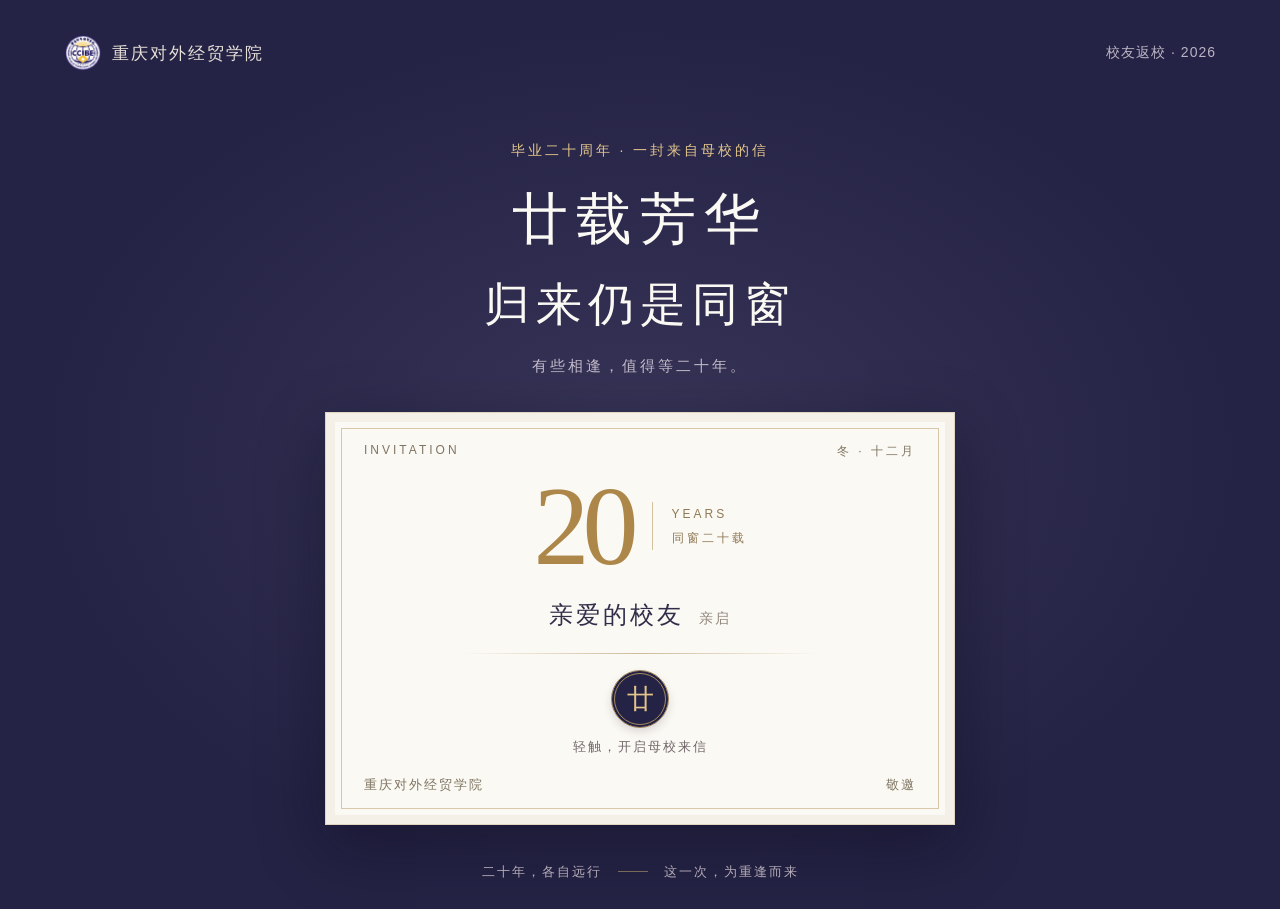
<file: index.html>
<!doctype html>
<html lang="zh-CN">
<head>
  <meta charset="UTF-8"><meta name="viewport" content="width=device-width, initial-scale=1">
  <meta name="theme-color" content="#252345">
  <title>廿载芳华，归来仍是同窗 · 重庆对外经贸学院</title>
  <meta name="description" content="重庆对外经贸学院毕业二十周年校友返校邀请函。十二月，邀你与母校重逢。">
  <link rel="icon" type="image/svg+xml" href="data:image/svg+xml,%3Csvg xmlns='http://www.w3.org/2000/svg' viewBox='0 0 32 32'%3E%3Crect width='32' height='32' rx='6' fill='%23252345'/%3E%3Ctext x='16' y='23' text-anchor='middle' font-family='serif' font-size='23' fill='%23e2c383'%3E20%3C/text%3E%3C/svg%3E">
  <link rel="stylesheet" href="styles.css">
</head>
<body>
  <main>
    <section class="arrival" id="arrival" aria-labelledby="arrival-title">
      <header class="masthead"><span class="masthead-brand"><img src="school-crest.png" alt="重庆对外经贸学院校徽" width="38" height="38">重庆对外经贸学院</span><span class="edition">校友返校 · 2026</span></header>
      <div class="intro"><p class="eyebrow">毕业二十周年 · 一封来自母校的信</p><h1 id="arrival-title">廿载芳华<br><span>归来仍是同窗</span></h1><p class="intro-copy">有些相逢，值得等二十年。</p></div>
      <div class="invitation" id="invitation">
        <div class="cover">
          <div class="cover-top"><span>INVITATION</span><span>冬 · 十二月</span></div>
          <div class="anniversary"><span class="twenty">20</span><span class="years">YEARS<br>同窗二十载</span></div>
          <div class="recipient"><p id="recipient">亲爱的校友</p><span>亲启</span></div>
          <div class="rule"></div>
          <button class="open-button" id="open-letter" aria-controls="letter" aria-expanded="false"><span class="seal">廿</span><span class="open-label">轻触，开启母校来信</span></button>
          <div class="cover-bottom"><span>重庆对外经贸学院</span><span>敬邀</span></div>
        </div>
      </div>
      <footer class="arrival-footer"><span>二十年，各自远行</span><i></i><span>这一次，为重逢而来</span></footer>
    </section>
    <article id="letter" class="letter" hidden aria-labelledby="letter-title">
      <header class="letter-top"><span>毕业二十周年校友返校邀请函</span><button id="close-letter" type="button">收起信笺</button></header>
      <div class="paper">
        <div class="school-brand"><img class="school-crest" src="school-crest.png" alt="重庆对外经贸学院完整校徽" width="86" height="86"><div class="school-wordmark"><p class="school-name">重庆对外经贸学院</p><p class="school-english">CHONGQING COLLEGE OF<br>INTERNATIONAL BUSINESS AND ECONOMICS</p></div></div>
        <div class="letter-heading"><p class="eyebrow">致我们共同的青春</p><h2 id="letter-title">好久不见，<br>亲爱的同窗。</h2><span class="letter-number">20</span></div>
        <div class="prose"><p class="salutation" id="salutation">亲爱的校友：</p><p>展信如晤。</p><p>二十年前，我们从这里出发，奔赴各自的人生。课堂里的求知、校园里的漫步、离别时的叮咛，渐渐成为岁月中珍贵的回响。</p><p>二十年后，想邀你暂缓匆忙的脚步，回到青春开始的地方。见一见久别的老师，坐一坐身旁的同窗，说说这些年的故事。</p><p>重庆对外经贸学院诚邀您于今年十二月重返母校，共赴毕业二十周年之约。</p><p class="poem">让久别的名字，再次被亲切地唤起。<br>让熟悉的笑容，重新坐在彼此身旁。</p><p>无论走了多远，母校始终惦念着你。<br>这个冬天，我们等你回家。</p></div>
        <div class="signature"><span>重庆对外经贸学院</span><small>敬邀</small></div>
        <section class="details" aria-labelledby="details-title"><div class="section-label"><span>重逢之约</span><small>THE REUNION</small></div><h3 id="details-title">十二月，母校等你。</h3><dl><div><dt>返校时间</dt><dd>2026 年 12 月<small>具体日期及时间待公布</small></dd></div><div><dt>相聚地点</dt><dd>重庆对外经贸学院<small>具体校区及会场待公布</small></dd></div></dl><p class="details-note">活动日程及返校安排将通过学校企业微信另行通知。</p></section>
        <div class="closing"><p>青春散场，情谊未央。</p><span>期待与你，再坐同一排。</span></div>
      </div>
      <footer class="letter-footer"><span>重庆对外经贸学院 · 校友邀请函</span><button id="return-top" type="button">回到信首</button></footer>
    </article>
  </main>
  <script src="invitation.js"></script>
</body>
</html>
</file>
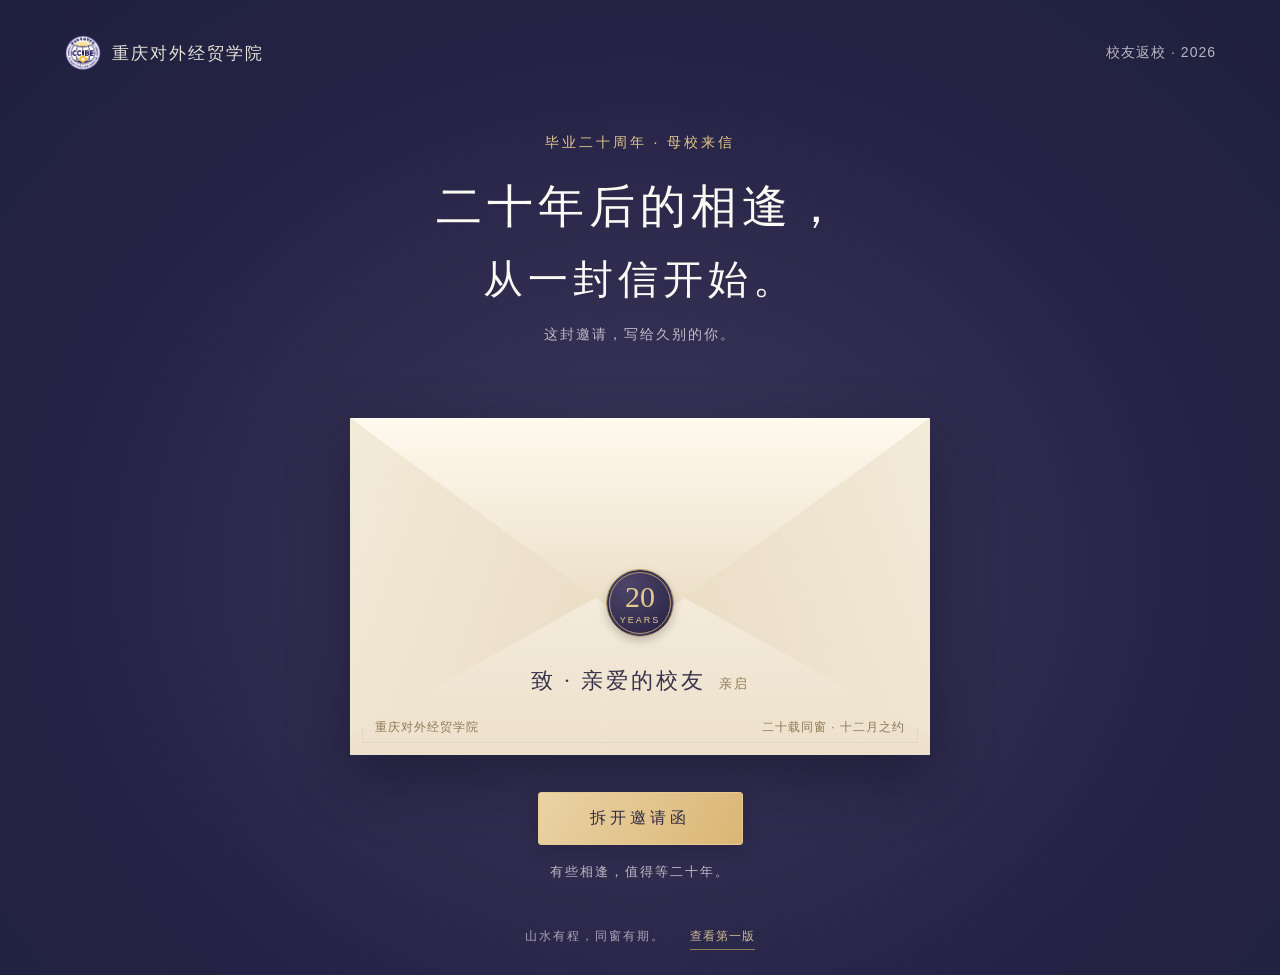
<file: v2/index.html>
<!doctype html>
<html lang="zh-CN">
<head>
  <meta charset="UTF-8"><meta name="viewport" content="width=device-width, initial-scale=1">
  <meta name="theme-color" content="#252345">
  <title>母校来信 · 动画信封版 · 重庆对外经贸学院</title>
  <meta name="description" content="重庆对外经贸学院毕业二十周年校友返校邀请函。十二月，邀你与母校重逢。">
  <link rel="icon" type="image/svg+xml" href="data:image/svg+xml,%3Csvg xmlns='http://www.w3.org/2000/svg' viewBox='0 0 32 32'%3E%3Crect width='32' height='32' rx='6' fill='%23252345'/%3E%3Ctext x='16' y='23' text-anchor='middle' font-family='serif' font-size='23' fill='%23e2c383'%3E20%3C/text%3E%3C/svg%3E">
  <link rel="stylesheet" href="styles.css">
</head>
<body>
  <main>
    <section class="arrival envelope-arrival" id="arrival" aria-labelledby="arrival-title">
      <header class="masthead"><span class="masthead-brand"><img src="../school-crest.png" alt="重庆对外经贸学院校徽" width="38" height="38">重庆对外经贸学院</span><span class="edition">校友返校 · 2026</span></header>
      <div class="intro envelope-intro"><p class="eyebrow">毕业二十周年 · 母校来信</p><h1 id="arrival-title">二十年后的相逢，<br><span>从一封信开始。</span></h1><p class="intro-copy">这封邀请，写给久别的你。</p></div>
      <div class="envelope-stage">
        <div class="envelope-enter">
          <div class="envelope" id="envelope" role="img" aria-label="一封寄给校友的米白色信封，带有二十周年封印">
            <div class="envelope-back"></div>
            <div class="letter-preview" aria-hidden="true"><img src="../school-crest.png" alt="" width="54" height="54"><span class="preview-school">重庆对外经贸学院</span><strong>廿载芳华</strong><span class="preview-line">归来仍是同窗</span><div class="preview-rule"></div><span class="preview-greeting">亲爱的校友：<br>展信如晤。</span></div>
            <div class="envelope-left" aria-hidden="true"></div><div class="envelope-right" aria-hidden="true"></div><div class="envelope-bottom" aria-hidden="true"></div>
            <div class="envelope-flap" aria-hidden="true"><div class="flap-front"></div><div class="flap-back"></div></div>
            <span class="envelope-seal" aria-hidden="true">20<small>YEARS</small></span>
            <div class="envelope-address" aria-hidden="true"><span>致 · 亲爱的校友</span><small>亲启</small></div>
            <div class="envelope-sender" aria-hidden="true"><span>重庆对外经贸学院</span><span>二十载同窗 · 十二月之约</span></div>
          </div>
        </div>
      </div>
      <div class="envelope-actions"><button id="open-letter" class="unseal-button" type="button" aria-controls="letter" aria-expanded="false">拆开邀请函</button><p class="opening-status" id="opening-status" role="status">有些相逢，值得等二十年。</p></div>
      <footer class="envelope-footer"><span>山水有程，同窗有期。</span><a href="../">查看第一版</a></footer>
    </section>
    <article id="letter" class="letter" hidden aria-labelledby="letter-title">
      <header class="letter-top"><span>毕业二十周年校友返校邀请函</span><button id="close-letter" type="button">重新封好</button></header>
      <div class="paper">
        <div class="school-brand"><img class="school-crest" src="../school-crest.png" alt="重庆对外经贸学院完整校徽" width="86" height="86"><div class="school-wordmark"><p class="school-name">重庆对外经贸学院</p><p class="school-english">CHONGQING COLLEGE OF<br>INTERNATIONAL BUSINESS AND ECONOMICS</p></div></div>
        <div class="letter-heading"><p class="eyebrow">致我们共同的青春</p><h2 id="letter-title">好久不见，<br>亲爱的同窗。</h2><span class="letter-number">20</span></div>
        <div class="prose"><p class="salutation" id="salutation">亲爱的校友：</p><p>展信如晤。</p><p>二十年前，我们从这里出发，奔赴各自的人生。课堂里的求知、校园里的漫步、离别时的叮咛，渐渐成为岁月中珍贵的回响。</p><p>二十年后，想邀你暂缓匆忙的脚步，回到青春开始的地方。见一见久别的老师，坐一坐身旁的同窗，说说这些年的故事。</p><p>重庆对外经贸学院诚邀您于今年十二月重返母校，共赴毕业二十周年之约。</p><p class="poem">让久别的名字，再次被亲切地唤起。<br>让熟悉的笑容，重新坐在彼此身旁。</p><p>无论走了多远，母校始终惦念着你。<br>这个冬天，我们等你回家。</p></div>
        <div class="signature"><span>重庆对外经贸学院</span><small>敬邀</small></div>
        <section class="details" aria-labelledby="details-title"><div class="section-label"><span>重逢之约</span><small>THE REUNION</small></div><h3 id="details-title">十二月，母校等你。</h3><dl><div><dt>返校时间</dt><dd>2026 年 12 月<small>具体日期及时间待公布</small></dd></div><div><dt>相聚地点</dt><dd>重庆对外经贸学院<small>具体校区及会场待公布</small></dd></div></dl><p class="details-note">活动日程及返校安排将通过学校企业微信另行通知。</p></section>
        <div class="closing"><p>青春散场，情谊未央。</p><span>期待与你，再坐同一排。</span></div>
      </div>
      <footer class="letter-footer"><span>重庆对外经贸学院 · 校友邀请函</span><button id="return-top" type="button">回到信首</button></footer>
    </article>
  </main>
  <script src="invitation.js"></script>
</body>
</html>
</file>
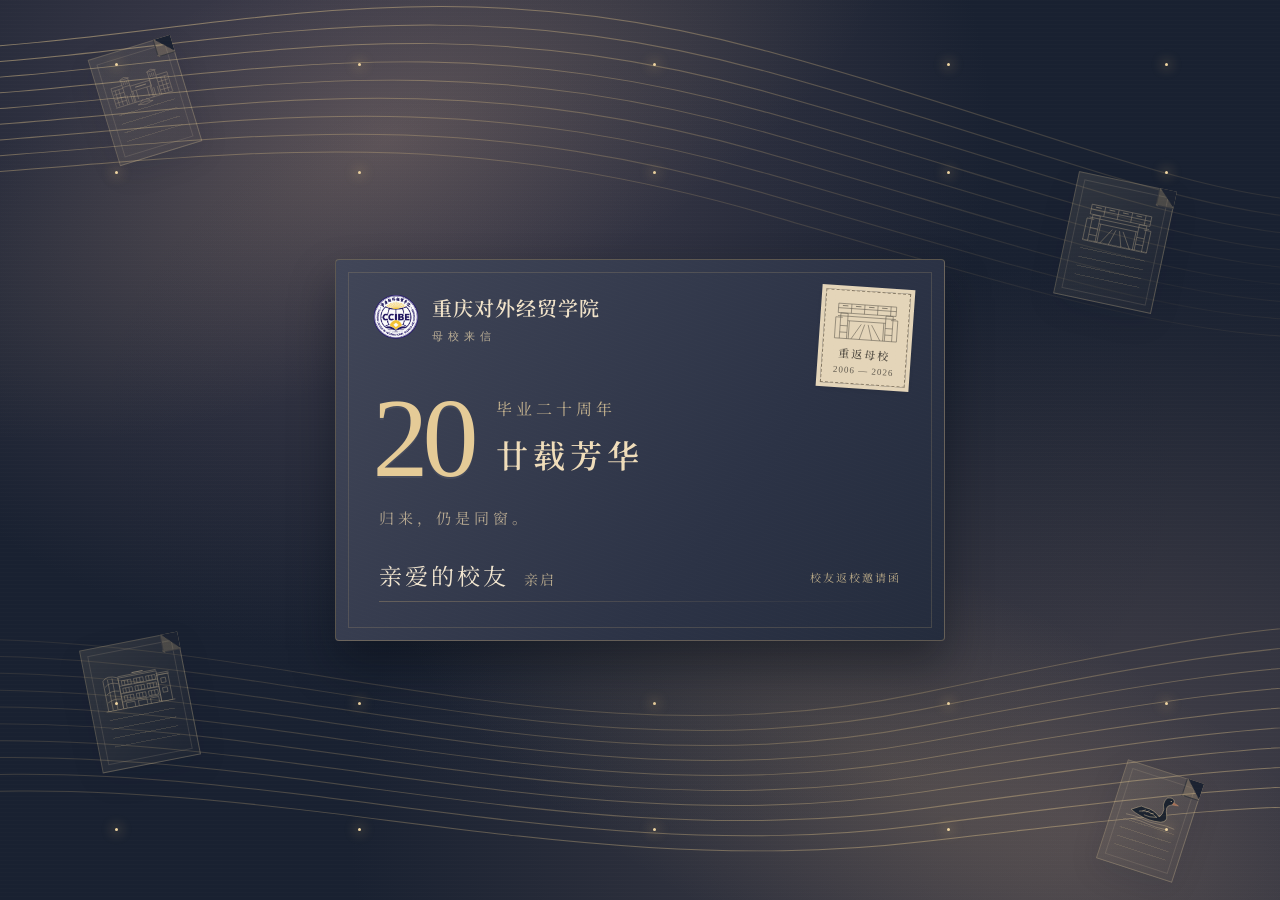
<file: v3/index.html>
<!doctype html>
<html lang="zh-CN">
<head>
  <meta charset="UTF-8"><meta name="viewport" content="width=device-width, initial-scale=1">
  <meta name="theme-color" content="#252345">
  <title>亲启 · 母校来信 · 重庆对外经贸学院</title>
  <meta name="description" content="重庆对外经贸学院毕业二十周年校友返校邀请函。十二月，邀你与母校重逢。">
  <link rel="icon" type="image/svg+xml" href="data:image/svg+xml,%3Csvg xmlns='http://www.w3.org/2000/svg' viewBox='0 0 32 32'%3E%3Crect width='32' height='32' rx='6' fill='%23252345'/%3E%3Ctext x='16' y='23' text-anchor='middle' font-family='serif' font-size='23' fill='%23e2c383'%3E20%3C/text%3E%3C/svg%3E">
  <link rel="stylesheet" href="styles.css?rev=library-20261001">
</head>
<body>
  <main class="stage" id="arrival" aria-label="来自重庆对外经贸学院的一封邀请函">
    <div class="memory-backdrop" aria-hidden="true">
      <div class="ink-glow ink-glow-top"></div><div class="ink-glow ink-glow-bottom"></div>
      <svg class="silk-field" viewBox="0 0 600 1000" preserveAspectRatio="none" fill="none"><defs><linearGradient id="silk-ink" x1="0" y1="0" x2="600" y2="1000" gradientUnits="userSpaceOnUse"><stop stop-color="#e4c993" stop-opacity=".62"/><stop offset=".48" stop-color="#ab9061" stop-opacity=".06"/><stop offset="1" stop-color="#e4c993" stop-opacity=".62"/></linearGradient></defs><g class="silk-upper"><path d="M-100 65 C80 155,170 -40,350 90 S570 340,710 140"/><path d="M-100 84 C80 167,170 -20,350 111 S570 352,710 160"/><path d="M-100 103 C80 179,170 0,350 132 S570 364,710 180"/><path d="M-100 122 C80 191,170 20,350 153 S570 376,710 200"/><path d="M-100 141 C80 203,170 40,350 174 S570 388,710 220"/><path d="M-100 160 C80 215,170 60,350 195 S570 400,710 240"/><path d="M-100 179 C80 227,170 80,350 216 S570 412,710 260"/><path d="M-100 198 C80 239,170 100,350 237 S570 424,710 280"/><path d="M-100 217 C80 251,170 120,350 258 S570 436,710 300"/></g><g class="silk-lower"><path d="M-100 750 C90 585,230 850,410 750 S630 640,730 820"/><path d="M-100 769 C90 603,230 862,410 767 S630 662,730 839"/><path d="M-100 788 C90 621,230 874,410 784 S630 684,730 858"/><path d="M-100 807 C90 639,230 886,410 801 S630 706,730 877"/><path d="M-100 826 C90 657,230 898,410 818 S630 728,730 896"/><path d="M-100 845 C90 675,230 910,410 835 S630 750,730 915"/><path d="M-100 864 C90 693,230 922,410 852 S630 772,730 934"/><path d="M-100 883 C90 711,230 934,410 869 S630 794,730 953"/><path d="M-100 902 C90 729,230 946,410 886 S630 816,730 972"/><path d="M-100 921 C90 747,230 958,410 903 S630 838,730 991"/></g><path class="silk-current" d="M-70 155C120 290 165 40 335 185S550 440 690 245M-80 865C105 600 215 920 405 800S590 705 725 935"/></svg>
      <span class="paper-memory paper-one" data-memory="合川B校区校门"><svg viewBox="0 0 200 125" fill="none" xmlns="http://www.w3.org/2000/svg" aria-hidden="true"><g stroke="currentColor" stroke-width="1.5" stroke-linejoin="round"><path d="M6 101V38H43M157 38H194V101M43 103V21H67V103M133 103V21H157V103M39 21L55 15L71 21M129 21L145 15L161 21M67 48H133V66H67M71 103V66M129 103V66M82 66V96M118 66V96M43 45H67M133 45H157M9 48H43M157 48H191M9 61H43M157 61H191M9 75H43M157 75H191M9 88H43M157 88H191M17 48V100M29 48V100M170 48V100M182 48V100M49 27V39M55 27V39M61 27V39M139 27V39M145 27V39M151 27V39M49 73V101M61 73V101M139 73V101M151 73V101M4 103H196M75 113Q100 105 125 113Q100 123 75 113ZM84 108L95 100M116 108L105 100"/><path d="M82 56H118" stroke-width="2.5"/></g></svg><span class="paper-lines"></span></span>
      <span class="paper-memory paper-two"><svg viewBox="0 0 200 125" fill="none" xmlns="http://www.w3.org/2000/svg" aria-hidden="true"><g stroke="currentColor" stroke-width="1.6" stroke-linejoin="round"><path d="M10 113V52H30M170 52H190V113M24 113V40H45V113M155 113V40H176V113M16 39H184V12H16ZM16 48H184M45 61H155M50 113V61M150 113V61M24 76H45M155 76H176M24 95H45M155 95H176M16 25H184M54 12V39M92 12V39M130 12V39M168 12V39M10 113H190M58 113L85 69M142 113L115 69M82 113L95 69M118 113L105 69"/><path d="M28 18H44M66 18H82M104 18H120M142 18H158" stroke-width="2"/></g></svg><span class="paper-lines"></span></span>
      <span class="paper-memory paper-three" data-memory="A校区图书馆"><svg viewBox="0 0 200 125" fill="none" xmlns="http://www.w3.org/2000/svg" aria-hidden="true"><g stroke="currentColor" stroke-width="1.5" stroke-linejoin="round"><path d="M10 110V26Q22 10 52 24V110M52 110V25H159V110M159 110V37H190V110M157 37H193M157 32H193M52 21H159M52 48H159M52 69H159M52 92H159M13 43Q27 30 50 40M13 65Q28 54 50 61M13 87Q29 78 50 83M23 24V109M36 22V109M168 47H181V60H168ZM168 74H181V87H168ZM62 110V96H86V110M96 110V96H120V110M130 110V96H153V110M4 111H197"/><path d="M60 34h26v13h-26ZM68 34v13M77 34v13"/><path d="M60 55h26v13h-26ZM68 55v13M77 55v13"/><path d="M60 76h26v13h-26ZM68 76v13M77 76v13"/><path d="M94 34h26v13h-26ZM102 34v13M111 34v13"/><path d="M94 55h26v13h-26ZM102 55v13M111 55v13"/><path d="M94 76h26v13h-26ZM102 76v13M111 76v13"/><path d="M128 34h26v13h-26ZM136 34v13M145 34v13"/><path d="M128 55h26v13h-26ZM136 55v13M145 55v13"/><path d="M128 76h26v13h-26ZM136 76v13M145 76v13"/><path d="M92 17H123" stroke-width="2.5"/></g></svg><span class="paper-lines"></span></span>
      <span class="paper-memory paper-four" data-memory="校园黑天鹅"><svg class="swan-memory" viewBox="0 0 200 125" xmlns="http://www.w3.org/2000/svg" aria-hidden="true"><g fill="none" stroke="currentColor" stroke-width="1.1"><path class="swan-water" d="M24 102Q50 98 75 102T127 102T179 102M43 111Q69 107 95 111T154 111"/></g><g class="swan-bird" stroke="currentColor" stroke-width="1.4" stroke-linejoin="round"><path fill="#111b29" d="M35 84L53 71Q60 62 75 66Q102 63 124 80Q132 68 130 54Q121 40 125 26Q128 14 140 14Q153 14 154 25Q154 33 145 36Q138 38 137 47Q138 58 144 69Q153 86 133 94Q95 102 66 94Q49 91 35 84Z"/><path fill="none" d="M60 82Q86 68 117 84Q96 91 77 88M69 79L78 72M81 78L90 71M95 79L104 75"/><path fill="#b36f50" stroke="#cb9471" d="M152 25L169 30L151 33Z"/><circle cx="144" cy="24" r="1.7" fill="#e7d1a5" stroke="none"/></g></svg><span class="paper-lines"></span></span>
      <i class="memory-spark" style="--x:9%;--y:7%;--delay:0.0s;--time:6s"></i><i class="memory-spark" style="--x:28%;--y:7%;--delay:-0.73s;--time:7s"></i><i class="memory-spark" style="--x:51%;--y:7%;--delay:-1.46s;--time:8s"></i><i class="memory-spark" style="--x:74%;--y:7%;--delay:-2.19s;--time:9s"></i><i class="memory-spark" style="--x:91%;--y:7%;--delay:-2.92s;--time:10s"></i><i class="memory-spark" style="--x:9%;--y:19%;--delay:-3.65s;--time:6s"></i><i class="memory-spark" style="--x:28%;--y:19%;--delay:-4.38s;--time:7s"></i><i class="memory-spark" style="--x:51%;--y:19%;--delay:-5.109999999999999s;--time:8s"></i><i class="memory-spark" style="--x:74%;--y:19%;--delay:-5.84s;--time:9s"></i><i class="memory-spark" style="--x:91%;--y:19%;--delay:-6.57s;--time:10s"></i><i class="memory-spark" style="--x:9%;--y:78%;--delay:-7.3s;--time:6s"></i><i class="memory-spark" style="--x:28%;--y:78%;--delay:-8.03s;--time:7s"></i><i class="memory-spark" style="--x:51%;--y:78%;--delay:-8.76s;--time:8s"></i><i class="memory-spark" style="--x:74%;--y:78%;--delay:-9.49s;--time:9s"></i><i class="memory-spark" style="--x:91%;--y:78%;--delay:-10.219999999999999s;--time:10s"></i><i class="memory-spark" style="--x:9%;--y:92%;--delay:-10.95s;--time:6s"></i><i class="memory-spark" style="--x:28%;--y:92%;--delay:-11.68s;--time:7s"></i><i class="memory-spark" style="--x:51%;--y:92%;--delay:-12.41s;--time:8s"></i><i class="memory-spark" style="--x:74%;--y:92%;--delay:-13.14s;--time:9s"></i><i class="memory-spark" style="--x:91%;--y:92%;--delay:-13.87s;--time:10s"></i>
    </div>
    <div class="envelope-enter">
      <button class="envelope" id="open-letter" aria-label="拆开重庆对外经贸学院毕业二十周年校友邀请函" aria-controls="letter" aria-expanded="false">
        <span class="envelope-turn">
          <span class="envelope-front" aria-hidden="true">
            <span class="front-brand"><img src="../school-crest.png" alt="" width="48" height="48"><span>重庆对外经贸学院<small>母校来信</small></span></span>
            <span class="gate-stamp"><svg viewBox="0 0 200 125" fill="none" xmlns="http://www.w3.org/2000/svg" aria-hidden="true"><g stroke="currentColor" stroke-width="1.6" stroke-linejoin="round"><path d="M10 113V52H30M170 52H190V113M24 113V40H45V113M155 113V40H176V113M16 39H184V12H16ZM16 48H184M45 61H155M50 113V61M150 113V61M24 76H45M155 76H176M24 95H45M155 95H176M16 25H184M54 12V39M92 12V39M130 12V39M168 12V39M10 113H190M58 113L85 69M142 113L115 69M82 113L95 69M118 113L105 69"/><path d="M28 18H44M66 18H82M104 18H120M142 18H158" stroke-width="2"/></g></svg><span>重返母校</span><small>2006 — 2026</small></span>
            <span class="front-theme"><strong>20</strong><span><small>毕业二十周年</small><b>廿载芳华</b></span></span>
            <span class="front-memory">归来，仍是同窗。</span>
            <span class="front-address"><strong>亲爱的校友</strong><span>亲启</span></span>
            <span class="front-rule"></span><span class="front-kind">校友返校邀请函</span>
          </span>
          <span class="envelope-reverse" aria-hidden="true">
            <span class="envelope-back"></span>
            <span class="note-preview"><img src="../school-crest.png" alt="" width="48" height="48"><span>重庆对外经贸学院</span><strong>廿载芳华</strong><em>归来仍是同窗</em><i></i></span>
            <span class="fold fold-left"></span><span class="fold fold-right"></span><span class="fold fold-bottom"></span>
            <span class="flap"><span class="flap-front"></span><span class="flap-back"></span></span>
            <span class="anniversary-seal"><strong>20</strong><span>周年</span></span>
          </span>
        </span>
      </button>
    </div>
  </main>
    <article id="letter" class="letter-overlay" role="dialog" aria-modal="true" hidden aria-labelledby="letter-title">

      <div class="paper"><header class="paper-toolbar"><span>毕业二十周年 · 返校邀请</span><button id="close-letter" type="button" aria-label="收起邀请函，重新封好信封">重新封好</button></header>
        <div class="school-brand"><img class="school-crest" src="../school-crest.png" alt="重庆对外经贸学院完整校徽" width="86" height="86"><div class="school-wordmark"><p class="school-name">重庆对外经贸学院</p></div></div>
        <div class="campus-keepsake" aria-label="合川A校区校门纪念线稿"><svg viewBox="0 0 200 125" fill="none" xmlns="http://www.w3.org/2000/svg" aria-hidden="true"><g stroke="currentColor" stroke-width="1.6" stroke-linejoin="round"><path d="M10 113V52H30M170 52H190V113M24 113V40H45V113M155 113V40H176V113M16 39H184V12H16ZM16 48H184M45 61H155M50 113V61M150 113V61M24 76H45M155 76H176M24 95H45M155 95H176M16 25H184M54 12V39M92 12V39M130 12V39M168 12V39M10 113H190M58 113L85 69M142 113L115 69M82 113L95 69M118 113L105 69"/><path d="M28 18H44M66 18H82M104 18H120M142 18H158" stroke-width="2"/></g></svg><span>再走一次，青春开始的那道门。</span></div><div class="letter-heading"><p class="eyebrow">致我们共同的青春</p><h2 id="letter-title">廿载芳华，<br>归来仍是同窗。</h2></div>
        <div class="prose"><p class="salutation" id="salutation">亲爱的校友：</p><p>展信如晤。</p><p>二十年前，我们从这里出发，奔赴各自的人生。课堂里的求知、校园里的漫步、离别时的叮咛，渐渐成为岁月中珍贵的回响。</p><p>二十年后，想邀你暂缓匆忙的脚步，回到青春开始的地方。见一见久别的老师，坐一坐身旁的同窗，说说这些年的故事。</p><p>重庆对外经贸学院诚邀您于今年十二月重返母校，共赴毕业二十周年之约。</p><p class="poem">让久别的名字，再次被亲切地唤起。<br>让熟悉的笑容，重新坐在彼此身旁。</p><p>无论走了多远，母校始终惦念着你。<br>这个冬天，我们等你回家。</p></div>
        <div class="signature"><span>重庆对外经贸学院</span><small>敬邀</small></div>
        <section class="details" aria-labelledby="details-title"><div class="section-label"><span>重逢之约</span><small>THE REUNION</small></div><h3 id="details-title">十二月，母校等你。</h3><dl><div><dt>返校时间</dt><dd>2026 年 12 月<small>具体日期及时间待公布</small></dd></div><div><dt>相聚地点</dt><dd>重庆对外经贸学院<small>具体校区及会场待公布</small></dd></div></dl><p class="details-note">活动日程及返校安排将通过学校企业微信另行通知。</p></section>
        <div class="closing"><p>青春散场，情谊未央。</p><span>期待与你，再坐同一排。</span></div>
      </div>
      
    </article>
  <script src="invitation.js?rev=library-20261001"></script>
</body>
</html>
</file>
<file: styles.css>
:root{--navy:#252345;--deep:#18182c;--gold:#e3c58c;--paper:#fbf9f3;--ink:#302e48;--muted:#746e72;--serif:'Noto Serif SC','Songti SC','STSong','SimSun',serif;--sans:'Microsoft YaHei','PingFang SC',sans-serif}*{box-sizing:border-box}html{scroll-behavior:smooth}body{margin:0;background:var(--navy);color:var(--paper);font-family:var(--sans);font-size:16px}button{font:inherit;cursor:pointer}button:focus-visible{outline:3px solid #ca9447;outline-offset:6px}button:hover{filter:brightness(1.12)}.arrival{min-height:100svh;max-width:1440px;margin:auto;padding:34px 64px 28px;display:flex;flex-direction:column;align-items:center;background:radial-gradient(ellipse at 50% 50%,#373457 0%,var(--navy) 66%)}.masthead{width:100%;display:flex;justify-content:space-between;gap:20px;font-family:var(--serif);font-size:17px;letter-spacing:2px;color:#e6e0d8}.edition{font-family:var(--sans);font-size:14px;letter-spacing:1px;color:#bbb3c3}.intro{text-align:center;margin:45px 0 28px}.eyebrow{font-size:14px;letter-spacing:3px;color:var(--gold);margin:0 0 19px}h1{font:400 clamp(35px,4.4vw,58px)/1.45 var(--serif);letter-spacing:8px;margin:0}h1 span{font-size:.82em;letter-spacing:6px}.intro-copy{font-size:15px;color:#c4bccb;letter-spacing:3px;margin:15px 0 0}.invitation{width:min(100%,630px);perspective:1200px}.cover{position:relative;overflow:hidden;background:var(--paper);color:var(--ink);padding:26px 38px 24px;box-shadow:0 22px 60px #08081766,inset 0 0 0 9px #f4f0e7;transition:transform .8s ease,opacity .7s ease;border:1px solid #e0d5c0}.cover:before{content:'';position:absolute;inset:15px;border:1px solid #d8c7a8;pointer-events:none}.cover-top,.cover-bottom{position:relative;display:flex;justify-content:space-between;gap:16px;color:#7f7462;font-size:13px;letter-spacing:3px}.cover-top{font-size:12px}.anniversary{display:flex;justify-content:center;align-items:center;gap:20px;height:108px;margin-top:3px}.twenty{font:400 112px/1 Georgia,serif;letter-spacing:-7px;color:#ac8749}.years{font-size:12px;line-height:2;letter-spacing:3px;color:#8f7957;border-left:1px solid #d4c19e;padding-left:19px}.recipient{display:flex;align-items:baseline;justify-content:center;gap:15px;margin:10px 0 20px}.recipient p{font:400 24px/1.4 var(--serif);letter-spacing:3px;margin:0}.recipient>span{color:#8f857b;font-size:14px;letter-spacing:2px}.rule{height:1px;background:linear-gradient(90deg,transparent,#cdbb9b,transparent);width:65%;margin:0 auto}.open-button{display:flex;flex-direction:column;align-items:center;gap:10px;border:0;background:none;margin:16px auto 20px;padding:0;color:var(--ink)}.seal{display:grid;place-items:center;width:58px;height:58px;border-radius:50%;background:var(--navy);color:var(--gold);font:27px var(--serif);border:4px double #a3885d;box-shadow:0 4px 8px #25234526;transition:transform .25s}.open-button:hover .seal{transform:scale(1.08)}.open-label{font-size:13px;letter-spacing:2px;color:#73676c}.cover-bottom{font-size:13px;letter-spacing:2px}.arrival-footer{display:flex;align-items:center;justify-content:center;gap:16px;margin:27px 0 0;font-size:13px;color:#c4bac6;letter-spacing:2px}.arrival-footer i{display:block;width:30px;height:1px;background:#84735f}.opening .cover{transform:translateY(-35px) rotateX(12deg);opacity:0}.letter{max-width:900px;margin:0 auto;padding:32px 35px 24px;animation:appear .9s ease}.letter-top,.letter-footer{display:flex;align-items:center;justify-content:space-between;gap:16px;font-size:14px;color:#d1c7d4;padding:0 8px 22px;letter-spacing:1px}.letter-top button,.letter-footer button{color:var(--gold);background:none;border:0;padding:8px 0;font-size:14px;white-space:nowrap}.paper{background:var(--paper);color:var(--ink);padding:52px 66px 0;box-shadow:0 20px 60px #11111f55}.logo-crop{width:min(100%,500px);aspect-ratio:1033/162;overflow:hidden;margin:0 auto 53px}.logo-crop img{display:block;width:100%;height:auto}.letter-heading{position:relative;border-top:1px solid #d8c9b0;padding:34px 0 28px}.letter-heading .eyebrow{color:#93723f;margin:0 0 18px;font-size:13px;letter-spacing:3px}h2{font:400 clamp(32px,5vw,44px)/1.5 var(--serif);letter-spacing:4px;margin:0;position:relative;z-index:1}.letter-number{position:absolute;right:0;top:18px;color:#ede7da;font:145px/1.2 Georgia,serif;letter-spacing:-10px}.prose{font:17px/2.05 var(--serif);letter-spacing:.5px}.prose p{margin:0 0 20px}.prose .salutation{font-weight:600}.prose .poem{padding:20px 0 20px 22px;border-left:2px solid #b79863;color:#786447;margin:27px 0;font-size:18px}.signature{text-align:right;font:18px/1.8 var(--serif);margin:24px 0 50px}.signature small{display:block;font-size:15px;color:#817866;letter-spacing:5px}.details{border-top:1px solid #d8c9b0;padding:29px 0 30px}.section-label{display:flex;justify-content:space-between;align-items:center;font-size:14px;letter-spacing:2px;color:#8a6e3f}.section-label small{font-size:12px;letter-spacing:2px}h3{font:400 28px/1.5 var(--serif);letter-spacing:2px;margin:22px 0 24px}dl{margin:0;display:grid;grid-template-columns:1fr 1fr;gap:24px}dl>div{border-left:1px solid #c7b38c;padding-left:18px}dt{font-size:14px;color:#837767;margin-bottom:12px}dd{margin:0;font-size:17px;line-height:1.7}dd small{display:block;font-size:14px;color:#837a73;margin-top:5px}.details-note{font-size:14px;line-height:1.8;color:#81766b;margin:25px 0 0}.closing{text-align:center;border-top:1px solid #d8c9b0;padding:30px 0 36px}.closing p{font:24px/1.6 var(--serif);letter-spacing:3px;margin:0 0 8px}.closing span{color:#8b7b64;font-size:14px;letter-spacing:2px}.letter-footer{padding:24px 5px 0;font-size:12px}.letter-footer button{font-size:13px}[hidden]{display:none!important}@keyframes appear{from{opacity:0;transform:translateY(25px)}to{opacity:1;transform:translateY(0)}}@media(min-width:1000px) and (min-height:820px){.intro{margin-top:70px}.invitation{margin-top:8px}.cover{padding-top:30px;padding-bottom:30px}.anniversary{height:126px}.arrival-footer{margin-top:38px}}@media(max-width:600px){.arrival{padding:24px 23px 26px}.masthead{font-size:14px;letter-spacing:1px}.edition{font-size:12px;letter-spacing:0}.intro{margin:49px 0 30px}.eyebrow{font-size:12px;letter-spacing:2px}h1{font-size:37px;letter-spacing:5px}h1 span{letter-spacing:3px}.intro-copy{font-size:13px;letter-spacing:2px}.cover{padding:24px 26px 23px}.cover-top{font-size:12px;letter-spacing:1px}.cover-bottom{font-size:12px;letter-spacing:1px}.anniversary{height:114px}.twenty{font-size:108px}.years{font-size:12px;letter-spacing:2px}.recipient p{font-size:22px;letter-spacing:2px}.recipient{gap:12px;margin-bottom:21px}.open-button{margin-bottom:24px}.arrival-footer{font-size:12px;gap:10px;letter-spacing:1px;margin-top:28px}.arrival-footer i{width:15px}.letter{padding:20px 14px}.letter-top{font-size:12px;letter-spacing:0;padding:0 3px 16px}.letter-top button{font-size:12px}.paper{padding:30px 25px 0}.logo-crop{margin-bottom:30px}.letter-heading{padding-top:26px}.letter-heading .eyebrow{font-size:12px}h2{font-size:32px;letter-spacing:2px}.letter-number{font-size:112px;top:32px}.prose{font-size:16px;line-height:2;letter-spacing:.2px}.prose .poem{font-size:16px;padding-left:15px}.signature{font-size:16px;margin-bottom:32px}.section-label small{font-size:12px;letter-spacing:1px}h3{font-size:25px}dl{grid-template-columns:1fr;gap:23px}dd{font-size:16px}.closing p{font-size:21px;letter-spacing:2px}.closing span{font-size:13px;letter-spacing:1px}.letter-footer{font-size:12px;letter-spacing:0}}@media(max-width:360px){.arrival{padding-left:16px;padding-right:16px}h1{font-size:32px}.cover{padding-left:23px;padding-right:23px}.recipient p{font-size:20px}.paper{padding-left:20px;padding-right:20px}}@media(prefers-reduced-motion:reduce){html{scroll-behavior:auto}.cover,.seal{transition:none}.letter{animation:none}}

/* The emblem and wordmark are independent: no screenshot cropping. */
.masthead{align-items:center}.masthead-brand{display:flex;align-items:center;gap:10px}.masthead-brand img{width:38px;height:38px;object-fit:contain;flex-shrink:0}.school-brand{display:flex;align-items:center;justify-content:center;gap:20px;margin:0 auto 44px}.school-crest{width:86px;height:86px;object-fit:contain;flex-shrink:0}.school-name{font:600 26px/1.5 var(--serif);letter-spacing:3px;margin:0 0 6px;color:var(--navy)}.school-english{font:12px/1.6 Georgia,serif;letter-spacing:.5px;margin:0;color:var(--navy)}
@media(max-width:600px){.masthead-brand{gap:7px;font-size:13px}.masthead-brand img{width:30px;height:30px}.school-brand{flex-direction:column;gap:12px;text-align:center;margin-bottom:29px}.school-crest{width:82px;height:82px}.school-name{font-size:23px;letter-spacing:2px}.school-english{font-size:12px;letter-spacing:0;line-height:1.65}.masthead .edition{font-size:12px}}
@media(max-width:360px){.school-name{font-size:21px}.masthead-brand{font-size:12px;gap:5px}.masthead .edition{font-size:12px}}
</file>
<file: v2/styles.css>
:root{--navy:#252345;--deep:#18182c;--gold:#e3c58c;--paper:#fbf9f3;--ink:#302e48;--muted:#746e72;--serif:'Noto Serif SC','Songti SC','STSong','SimSun',serif;--sans:'Microsoft YaHei','PingFang SC',sans-serif}*{box-sizing:border-box}html{scroll-behavior:smooth}body{margin:0;background:var(--navy);color:var(--paper);font-family:var(--sans);font-size:16px}button{font:inherit;cursor:pointer}button:focus-visible{outline:3px solid #ca9447;outline-offset:6px}button:hover{filter:brightness(1.12)}.arrival{min-height:100svh;max-width:1440px;margin:auto;padding:34px 64px 28px;display:flex;flex-direction:column;align-items:center;background:radial-gradient(ellipse at 50% 50%,#373457 0%,var(--navy) 66%)}.masthead{width:100%;display:flex;justify-content:space-between;gap:20px;font-family:var(--serif);font-size:17px;letter-spacing:2px;color:#e6e0d8}.edition{font-family:var(--sans);font-size:14px;letter-spacing:1px;color:#bbb3c3}.intro{text-align:center;margin:45px 0 28px}.eyebrow{font-size:14px;letter-spacing:3px;color:var(--gold);margin:0 0 19px}h1{font:400 clamp(35px,4.4vw,58px)/1.45 var(--serif);letter-spacing:8px;margin:0}h1 span{font-size:.82em;letter-spacing:6px}.intro-copy{font-size:15px;color:#c4bccb;letter-spacing:3px;margin:15px 0 0}.invitation{width:min(100%,630px);perspective:1200px}.cover{position:relative;overflow:hidden;background:var(--paper);color:var(--ink);padding:26px 38px 24px;box-shadow:0 22px 60px #08081766,inset 0 0 0 9px #f4f0e7;transition:transform .8s ease,opacity .7s ease;border:1px solid #e0d5c0}.cover:before{content:'';position:absolute;inset:15px;border:1px solid #d8c7a8;pointer-events:none}.cover-top,.cover-bottom{position:relative;display:flex;justify-content:space-between;gap:16px;color:#7f7462;font-size:13px;letter-spacing:3px}.cover-top{font-size:12px}.anniversary{display:flex;justify-content:center;align-items:center;gap:20px;height:108px;margin-top:3px}.twenty{font:400 112px/1 Georgia,serif;letter-spacing:-7px;color:#ac8749}.years{font-size:12px;line-height:2;letter-spacing:3px;color:#8f7957;border-left:1px solid #d4c19e;padding-left:19px}.recipient{display:flex;align-items:baseline;justify-content:center;gap:15px;margin:10px 0 20px}.recipient p{font:400 24px/1.4 var(--serif);letter-spacing:3px;margin:0}.recipient>span{color:#8f857b;font-size:14px;letter-spacing:2px}.rule{height:1px;background:linear-gradient(90deg,transparent,#cdbb9b,transparent);width:65%;margin:0 auto}.open-button{display:flex;flex-direction:column;align-items:center;gap:10px;border:0;background:none;margin:16px auto 20px;padding:0;color:var(--ink)}.seal{display:grid;place-items:center;width:58px;height:58px;border-radius:50%;background:var(--navy);color:var(--gold);font:27px var(--serif);border:4px double #a3885d;box-shadow:0 4px 8px #25234526;transition:transform .25s}.open-button:hover .seal{transform:scale(1.08)}.open-label{font-size:13px;letter-spacing:2px;color:#73676c}.cover-bottom{font-size:13px;letter-spacing:2px}.arrival-footer{display:flex;align-items:center;justify-content:center;gap:16px;margin:27px 0 0;font-size:13px;color:#c4bac6;letter-spacing:2px}.arrival-footer i{display:block;width:30px;height:1px;background:#84735f}.opening .cover{transform:translateY(-35px) rotateX(12deg);opacity:0}.letter{max-width:900px;margin:0 auto;padding:32px 35px 24px;animation:appear .9s ease}.letter-top,.letter-footer{display:flex;align-items:center;justify-content:space-between;gap:16px;font-size:14px;color:#d1c7d4;padding:0 8px 22px;letter-spacing:1px}.letter-top button,.letter-footer button{color:var(--gold);background:none;border:0;padding:8px 0;font-size:14px;white-space:nowrap}.paper{background:var(--paper);color:var(--ink);padding:52px 66px 0;box-shadow:0 20px 60px #11111f55}.logo-crop{width:min(100%,500px);aspect-ratio:1033/162;overflow:hidden;margin:0 auto 53px}.logo-crop img{display:block;width:100%;height:auto}.letter-heading{position:relative;border-top:1px solid #d8c9b0;padding:34px 0 28px}.letter-heading .eyebrow{color:#93723f;margin:0 0 18px;font-size:13px;letter-spacing:3px}h2{font:400 clamp(32px,5vw,44px)/1.5 var(--serif);letter-spacing:4px;margin:0;position:relative;z-index:1}.letter-number{position:absolute;right:0;top:18px;color:#ede7da;font:145px/1.2 Georgia,serif;letter-spacing:-10px}.prose{font:17px/2.05 var(--serif);letter-spacing:.5px}.prose p{margin:0 0 20px}.prose .salutation{font-weight:600}.prose .poem{padding:20px 0 20px 22px;border-left:2px solid #b79863;color:#786447;margin:27px 0;font-size:18px}.signature{text-align:right;font:18px/1.8 var(--serif);margin:24px 0 50px}.signature small{display:block;font-size:15px;color:#817866;letter-spacing:5px}.details{border-top:1px solid #d8c9b0;padding:29px 0 30px}.section-label{display:flex;justify-content:space-between;align-items:center;font-size:14px;letter-spacing:2px;color:#8a6e3f}.section-label small{font-size:12px;letter-spacing:2px}h3{font:400 28px/1.5 var(--serif);letter-spacing:2px;margin:22px 0 24px}dl{margin:0;display:grid;grid-template-columns:1fr 1fr;gap:24px}dl>div{border-left:1px solid #c7b38c;padding-left:18px}dt{font-size:14px;color:#837767;margin-bottom:12px}dd{margin:0;font-size:17px;line-height:1.7}dd small{display:block;font-size:14px;color:#837a73;margin-top:5px}.details-note{font-size:14px;line-height:1.8;color:#81766b;margin:25px 0 0}.closing{text-align:center;border-top:1px solid #d8c9b0;padding:30px 0 36px}.closing p{font:24px/1.6 var(--serif);letter-spacing:3px;margin:0 0 8px}.closing span{color:#8b7b64;font-size:14px;letter-spacing:2px}.letter-footer{padding:24px 5px 0;font-size:12px}.letter-footer button{font-size:13px}[hidden]{display:none!important}@keyframes appear{from{opacity:0;transform:translateY(25px)}to{opacity:1;transform:translateY(0)}}@media(min-width:1000px) and (min-height:820px){.intro{margin-top:70px}.invitation{margin-top:8px}.cover{padding-top:30px;padding-bottom:30px}.anniversary{height:126px}.arrival-footer{margin-top:38px}}@media(max-width:600px){.arrival{padding:24px 23px 26px}.masthead{font-size:14px;letter-spacing:1px}.edition{font-size:12px;letter-spacing:0}.intro{margin:49px 0 30px}.eyebrow{font-size:12px;letter-spacing:2px}h1{font-size:37px;letter-spacing:5px}h1 span{letter-spacing:3px}.intro-copy{font-size:13px;letter-spacing:2px}.cover{padding:24px 26px 23px}.cover-top{font-size:12px;letter-spacing:1px}.cover-bottom{font-size:12px;letter-spacing:1px}.anniversary{height:114px}.twenty{font-size:108px}.years{font-size:12px;letter-spacing:2px}.recipient p{font-size:22px;letter-spacing:2px}.recipient{gap:12px;margin-bottom:21px}.open-button{margin-bottom:24px}.arrival-footer{font-size:12px;gap:10px;letter-spacing:1px;margin-top:28px}.arrival-footer i{width:15px}.letter{padding:20px 14px}.letter-top{font-size:12px;letter-spacing:0;padding:0 3px 16px}.letter-top button{font-size:12px}.paper{padding:30px 25px 0}.logo-crop{margin-bottom:30px}.letter-heading{padding-top:26px}.letter-heading .eyebrow{font-size:12px}h2{font-size:32px;letter-spacing:2px}.letter-number{font-size:112px;top:32px}.prose{font-size:16px;line-height:2;letter-spacing:.2px}.prose .poem{font-size:16px;padding-left:15px}.signature{font-size:16px;margin-bottom:32px}.section-label small{font-size:12px;letter-spacing:1px}h3{font-size:25px}dl{grid-template-columns:1fr;gap:23px}dd{font-size:16px}.closing p{font-size:21px;letter-spacing:2px}.closing span{font-size:13px;letter-spacing:1px}.letter-footer{font-size:12px;letter-spacing:0}}@media(max-width:360px){.arrival{padding-left:16px;padding-right:16px}h1{font-size:32px}.cover{padding-left:23px;padding-right:23px}.recipient p{font-size:20px}.paper{padding-left:20px;padding-right:20px}}@media(prefers-reduced-motion:reduce){html{scroll-behavior:auto}.cover,.seal{transition:none}.letter{animation:none}}

/* The emblem and wordmark are independent: no screenshot cropping. */
.masthead{align-items:center}.masthead-brand{display:flex;align-items:center;gap:10px}.masthead-brand img{width:38px;height:38px;object-fit:contain;flex-shrink:0}.school-brand{display:flex;align-items:center;justify-content:center;gap:20px;margin:0 auto 44px}.school-crest{width:86px;height:86px;object-fit:contain;flex-shrink:0}.school-name{font:600 26px/1.5 var(--serif);letter-spacing:3px;margin:0 0 6px;color:var(--navy)}.school-english{font:12px/1.6 Georgia,serif;letter-spacing:.5px;margin:0;color:var(--navy)}
@media(max-width:600px){.masthead-brand{gap:7px;font-size:13px}.masthead-brand img{width:30px;height:30px}.school-brand{flex-direction:column;gap:12px;text-align:center;margin-bottom:29px}.school-crest{width:82px;height:82px}.school-name{font-size:23px;letter-spacing:2px}.school-english{font-size:12px;letter-spacing:0;line-height:1.65}.masthead .edition{font-size:12px}}
@media(max-width:360px){.school-name{font-size:21px}.masthead-brand{font-size:12px;gap:5px}.masthead .edition{font-size:12px}}

/* Version 2: an interactive folded envelope, independent of the first version. */
.envelope-arrival{overflow:hidden;min-height:100svh;padding-bottom:25px;background:radial-gradient(ellipse at 50% 58%,#3d385b 0%,#252345 64%,#1f203d 100%);transition:opacity .45s ease,transform .45s ease}
.envelope-intro{margin:43px 0 12px}.envelope-intro h1{font-size:clamp(32px,3.6vw,46px);line-height:1.55;letter-spacing:5px}.envelope-intro h1 span{font-size:.88em;letter-spacing:5px}.envelope-intro .intro-copy{font-size:14px;letter-spacing:2px;margin-top:12px}
.envelope-stage{position:relative;width:min(100%,580px);padding-top:48px;margin:0 auto;perspective:1600px}
.envelope-enter{animation:envelope-entrance 1.35s cubic-bezier(.2,.75,.25,1) both;animation-delay:.12s}
.envelope{position:relative;width:100%;aspect-ratio:1.72;filter:drop-shadow(0 22px 30px #08081966);transform-style:preserve-3d}
.envelope-back{position:absolute;inset:0;background:#d9c8a9;border:1px solid #e4d5bb;border-radius:3px;z-index:1}
.letter-preview{position:absolute;inset:12px 24px 18px;background:#fdfbf5;border:1px solid #d7c29b;z-index:2;text-align:center;padding:23px 20px;color:var(--navy);display:flex;flex-direction:column;align-items:center;box-shadow:0 0 0 7px #f5f0e5 inset;transition:transform .85s cubic-bezier(.25,.6,.25,1),opacity .4s;transform-origin:center}
.letter-preview img{width:54px;height:54px;object-fit:contain}.preview-school{font:14px/1.6 var(--serif);letter-spacing:2px;margin:7px 0 17px}.letter-preview strong{font:400 32px/1.4 var(--serif);letter-spacing:7px}.preview-line{font:20px/1.6 var(--serif);letter-spacing:4px}.preview-rule{height:1px;width:70%;background:#cfbb96;margin:15px 0}.preview-greeting{font:15px/1.8 var(--serif);align-self:flex-start;text-align:left;margin-left:15px}
.envelope-left,.envelope-right,.envelope-bottom{position:absolute;inset:0;pointer-events:none}.envelope-left{clip-path:polygon(0 0,54% 55%,0 100%);background:linear-gradient(110deg,#f3ead8,#e0cfb1);z-index:3}.envelope-right{clip-path:polygon(100% 0,46% 55%,100% 100%);background:linear-gradient(250deg,#f3ead8,#e0cfb1);z-index:3}.envelope-bottom{clip-path:polygon(0 100%,0 94%,50% 46%,100% 94%,100% 100%);background:linear-gradient(180deg,#fbf6e9,#ede1cc);z-index:4;border-radius:0 0 3px 3px}.envelope-bottom:after{content:'';position:absolute;inset:12px;border:1px solid #b69b6826}
.envelope-flap{position:absolute;inset:0 0 auto;height:63%;transform-origin:50% 0;transform-style:preserve-3d;transition:transform .7s cubic-bezier(.45,0,.2,1);z-index:6}.flap-front,.flap-back{position:absolute;inset:0;clip-path:polygon(0 0,100% 0,50% 100%);backface-visibility:hidden}.flap-front{background:linear-gradient(180deg,#fff9ee,#e9dcc3);border-top:1px solid #fdfaf3}.flap-back{background:linear-gradient(0deg,#e4d4b7,#f3e8d4);transform:rotateX(180deg)}
.envelope-seal{position:absolute;left:50%;top:55%;transform:translate(-50%,-50%);z-index:7;display:flex;flex-direction:column;align-items:center;justify-content:center;width:68px;height:68px;background:radial-gradient(circle at 30% 20%,#4d4569,#272345);border-radius:50%;border:4px double #b49a69;box-shadow:0 4px 8px #342b423b;color:#e7c98f;font:30px/1 Georgia,serif;transition:transform .25s,opacity .25s}.envelope-seal small{font:9px/1.2 var(--sans);letter-spacing:2px;margin-top:3px}
.envelope-address{position:absolute;z-index:5;left:0;right:0;top:73%;display:flex;align-items:baseline;justify-content:center;gap:13px;color:#39324a;font:22px/1.5 var(--serif);letter-spacing:3px;transition:opacity .3s}.envelope-address small{font-size:13px;letter-spacing:2px;color:#8b7757}.envelope-sender{position:absolute;z-index:5;bottom:19px;left:25px;right:25px;display:flex;justify-content:space-between;gap:12px;color:#8e7957;font-size:12px;letter-spacing:1px;transition:opacity .3s}
.envelope-actions{text-align:center;margin:30px 0 0;animation:controls-entrance .8s ease both;animation-delay:1s}.unseal-button{border:1px solid #e6c890;background:linear-gradient(120deg,#ead3a6,#dbb675);color:#302c42;min-width:205px;padding:15px 30px;font-size:16px;letter-spacing:4px;border-radius:3px;box-shadow:0 6px 18px #11112433;transition:opacity .3s,transform .2s}.unseal-button:hover{transform:translateY(-2px)}.unseal-button:disabled{opacity:.48;cursor:default;transform:none}.opening-status{font-size:13px;letter-spacing:2px;color:#c0b7c6;min-height:24px;margin:15px 0 0;line-height:1.8}.envelope-footer{width:100%;display:flex;align-items:center;justify-content:center;gap:25px;font-size:12px;letter-spacing:2px;color:#afa3b8;margin:27px 0 0}.envelope-footer a{color:#cbb995;text-decoration:none;font-size:12px;letter-spacing:1px;border-bottom:1px solid #8e7c58;padding:4px 0}
.unsealing .envelope-seal{transform:translate(-50%,-50%) scale(.65);opacity:0}.unsealing .envelope-flap{transform:rotateX(180deg)}.flap-open .envelope-flap{z-index:1}.extracting .letter-preview{transform:translateY(-64%) scale(1.03)}.extracting .envelope-address,.extracting .envelope-sender{opacity:.45}.departing{opacity:0;transform:translateY(18px)}
@keyframes envelope-entrance{0%{opacity:0;transform:translateY(130px) rotate(-9deg) scale(.84)}65%{opacity:1;transform:translateY(-8px) rotate(1.3deg) scale(1.01)}100%{opacity:1;transform:translateY(0) rotate(0) scale(1)}}
@keyframes controls-entrance{from{opacity:0;transform:translateY(12px)}to{opacity:1;transform:translateY(0)}}
@media(min-width:1000px) and (min-height:820px){.envelope-intro{margin-top:62px}.envelope-stage{padding-top:62px}.envelope-actions{margin-top:37px}.envelope-footer{margin-top:40px}}
@media(max-width:600px){.envelope-arrival{padding:22px 23px 25px}.envelope-intro{margin:49px 0 17px}.envelope-intro h1{font-size:30px;letter-spacing:3px}.envelope-intro h1 span{font-size:.9em;letter-spacing:3px}.envelope-intro .eyebrow{font-size:12px;letter-spacing:2px;margin-bottom:18px}.envelope-intro .intro-copy{font-size:13px;letter-spacing:1px;margin-top:13px}.envelope-stage{padding-top:43px;max-width:440px}.envelope{aspect-ratio:1.5}.envelope-seal{width:54px;height:54px;font-size:23px;top:53%;border-width:3px}.envelope-seal small{font-size:8px;letter-spacing:1px}.envelope-address{font-size:18px;letter-spacing:2px;top:72%;gap:8px}.envelope-address small{font-size:12px;letter-spacing:1px}.envelope-sender{bottom:14px;left:17px;right:17px;font-size:11px;letter-spacing:0;gap:8px}.envelope-actions{margin-top:35px}.unseal-button{min-width:200px;padding:14px 25px;font-size:16px}.opening-status{font-size:12px;letter-spacing:1px;margin-top:16px}.envelope-footer{margin-top:28px;font-size:12px;letter-spacing:1px;gap:20px}.letter-preview{inset:9px 18px 12px;padding:16px 15px}.letter-preview img{width:43px;height:43px}.preview-school{font-size:12px;letter-spacing:1px;margin:6px 0 13px}.letter-preview strong{font-size:25px;letter-spacing:4px}.preview-line{font-size:17px;letter-spacing:2px}.preview-rule{margin:12px 0}.preview-greeting{font-size:13px;line-height:1.6;margin-left:4px}.extracting .letter-preview{transform:translateY(-64%) scale(1.02)}}
@media(max-width:360px){.envelope-arrival{padding-left:17px;padding-right:17px}.envelope-intro h1{font-size:27px}.envelope-address{font-size:17px}.envelope-sender{font-size:10px;left:13px;right:13px}}
@media(prefers-reduced-motion:reduce){.envelope-enter,.envelope-actions{animation:none}.envelope-arrival,.envelope-flap,.letter-preview,.envelope-seal{transition:none}.unseal-button:hover{transform:none}}

@media(min-width:601px) and (max-height:760px){.envelope-arrival{padding:23px 40px 20px}.envelope-intro{margin:22px 0 5px}.envelope-intro h1{font-size:31px;line-height:1.35;letter-spacing:3px}.envelope-intro .eyebrow{margin-bottom:12px}.envelope-intro .intro-copy{margin-top:10px}.envelope-stage{width:min(100%,440px);padding-top:31px}.envelope-actions{margin-top:20px}.unseal-button{padding:12px 27px}.opening-status{margin-top:10px}.envelope-footer{margin-top:18px}.letter-preview{padding:15px 18px}.letter-preview img{width:42px;height:42px}.preview-school{margin:5px 0 11px;font-size:12px}.letter-preview strong{font-size:27px}.preview-line{font-size:18px}.preview-rule{margin:10px 0}.preview-greeting{font-size:13px}}
</file>
<file: v3/styles.css>
@font-face {
  font-family: 'Noto Serif SC';
  font-style: normal;
  font-weight: 400;
  font-display: swap;
  src: url(fonts/invitation-serif-0.ttf) format('truetype');
}
@font-face {
  font-family: 'Noto Serif SC';
  font-style: normal;
  font-weight: 600;
  font-display: swap;
  src: url(fonts/invitation-serif-1.ttf) format('truetype');
}


/* Front carries the address; the reverse alone carries the folded seams. */
:root{--navy:#292841;--gold:#ba9459;--paper:#fcf9f1;--serif:'Noto Serif SC','Songti SC','STSong',serif;--sans:'PingFang SC','Microsoft YaHei',sans-serif}
*{box-sizing:border-box}html{color-scheme:light}body{margin:0;color:var(--navy);font-family:var(--sans);background:#171c29;font-size:16px}button{font:inherit}button:focus-visible{outline:3px solid #e4c38a;outline-offset:10px}[hidden]{display:none!important}.reading{overflow:hidden}
.stage{width:100%;min-height:100svh;display:grid;grid-template-columns:minmax(0,1fr);place-items:center;padding:85px 24px;background:radial-gradient(ellipse at 50% 48%,#333448 0%,#1b2231 52%,#121823 100%);overflow:hidden}
.envelope-enter{position:relative;width:min(100%,610px);animation:arrive 1.5s cubic-bezier(.2,.65,.2,1) both}
.envelope{display:block;position:relative;width:100%;aspect-ratio:1.6;background:none;border:0;padding:0;cursor:pointer;text-align:left;perspective:1600px;-webkit-tap-highlight-color:transparent}
.envelope-turn{position:absolute;inset:0;transform-style:preserve-3d;transition:transform 1s cubic-bezier(.45,0,.22,1)}
.turning .envelope-turn{transform:rotateY(180deg)}
.envelope-front,.envelope-reverse{position:absolute;inset:0;border-radius:4px;backface-visibility:hidden;-webkit-backface-visibility:hidden}
.envelope-front{overflow:hidden;color:#e8d4ad;background:linear-gradient(125deg,#414658,#2c3346 65%,#242c3d);border:1px solid #b3986560;box-shadow:0 24px 45px #04091266}
.envelope-front:before{content:'';position:absolute;inset:12px;border:1px solid #c2a97735;pointer-events:none}
.envelope-front:after{content:'';position:absolute;inset:0;opacity:.2;background:repeating-linear-gradient(17deg,transparent 0 3px,#d1bea209 3px 4px);pointer-events:none}
.front-brand{position:absolute;left:6%;top:8%;display:flex;align-items:center;gap:12px;font:600 20px/1.7 var(--serif);color:#f0e2c9;letter-spacing:1px}
.front-brand img{width:48px;height:48px;object-fit:contain}.front-brand small{display:block;font:11px/1.5 var(--sans);letter-spacing:5px;color:#b9ac94;margin-top:3px}
.gate-stamp{position:absolute;right:6%;top:8%;width:85px;padding:8px 7px 6px;color:#5f594e;background:#e4d5b9;border:1px dashed #80745f;outline:4px solid #e4d5b9;text-align:center;transform:rotate(4deg);box-shadow:0 2px 7px #070a1630}
.gate-stamp svg{display:block;width:100%;height:45px}.gate-stamp>span{font:600 11px/1.8 var(--serif);letter-spacing:2px}.gate-stamp small{display:block;font:9px/1.5 Georgia,serif;letter-spacing:1px}
.front-theme{position:absolute;left:6%;top:32%;display:flex;align-items:center;gap:24px}
.front-theme>strong{font:400 112px/1 Georgia,serif;letter-spacing:-6px;color:#e5cb97;text-shadow:0 2px 0 #ffffff12}
.front-theme>span{display:flex;flex-direction:column;gap:10px}.front-theme small{font:400 16px/1.4 var(--serif);letter-spacing:4px;color:#c4b28f}.front-theme b{font:600 32px/1.5 var(--serif);letter-spacing:5px;color:#f0ddba}
.front-memory{position:absolute;top:65%;left:7%;font:400 15px/1.5 var(--serif);letter-spacing:4px;color:#b8aa92}
.front-address{position:absolute;left:7%;top:79%;display:flex;align-items:baseline;gap:15px}.front-address strong{font:400 23px/1.4 var(--serif);letter-spacing:3px;color:#f2e6d0}.front-address>span{font:14px/1.4 var(--serif);letter-spacing:2px;color:#bdae90}
.front-rule{position:absolute;left:7%;right:7%;bottom:10%;height:1px;background:linear-gradient(90deg,#c3a67455,transparent)}
.front-kind{position:absolute;right:7%;bottom:14%;font:11px/1.6 var(--serif);letter-spacing:2px;color:#b9a987}
.envelope-reverse{transform:rotateY(180deg);text-align:center;transform-style:preserve-3d}
.envelope-reverse{visibility:hidden;transition:visibility 0s .5s}.turning .envelope-reverse{visibility:visible}.turning .envelope-front{visibility:hidden;transition:visibility 0s .5s}
.envelope-back{position:absolute;inset:0;background:#1e2636;border:1px solid #847653;border-radius:4px;z-index:1;box-shadow:0 24px 45px #04091266}
.fold{position:absolute;inset:0;z-index:3;pointer-events:none}
.fold-left{clip-path:polygon(0 0,53% 57%,0 100%);background:linear-gradient(110deg,#3b4357,#2c3345)}
.fold-right{clip-path:polygon(100% 0,47% 57%,100% 100%);background:linear-gradient(250deg,#3b4357,#2c3345)}
.fold-bottom{clip-path:polygon(0 100%,0 95%,50% 42%,100% 95%,100% 100%);background:linear-gradient(180deg,#41495d,#2d3549);border-radius:0 0 4px 4px;z-index:4}
.flap{position:absolute;inset:0 0 auto;height:61%;z-index:6;transform-origin:50% 0;transform-style:preserve-3d;transition:transform .9s cubic-bezier(.4,0,.2,1);filter:drop-shadow(0 3px 2px #0a0d1c55)}
.flap-front,.flap-back{position:absolute;inset:0;clip-path:polygon(0 0,100% 0,50% 100%);backface-visibility:hidden;-webkit-backface-visibility:hidden}
.flap-front{background:linear-gradient(160deg,#50576b,#353d52);border-top:1px solid #c6ae7860}
.flap-back{transform:rotateX(180deg);background:linear-gradient(0deg,#2d3546,#535768)}
.anniversary-seal{position:absolute;left:50%;top:61%;transform:translate(-50%,-50%);z-index:7;display:flex;flex-direction:column;justify-content:center;align-items:center;width:66px;height:66px;border-radius:46% 50% 47% 51%;color:#eee0b5;background:radial-gradient(circle at 30% 25%,#b4935d,#7f6039 85%);border:4px double #d7b778;box-shadow:0 5px 10px #09091766,inset 0 0 0 3px #977446;transition:opacity .35s,transform .5s}
.anniversary-seal strong{font:400 28px/1 Georgia,serif}.anniversary-seal>span{font:11px/1.5 var(--serif);letter-spacing:3px;margin:3px 0 0 3px}
.note-preview{position:absolute;inset:12px 24px 18px;z-index:2;display:flex;align-items:center;flex-direction:column;background:var(--paper);border:1px solid #d7c29d;padding:25px 22px;box-shadow:0 0 0 8px #f4efdf inset;transition:transform 1.1s cubic-bezier(.22,.65,.22,1)}
.note-preview img{width:48px;height:48px;object-fit:contain}.note-preview>span{font:600 17px/1.6 var(--serif);margin:10px 0 24px;letter-spacing:2px}.note-preview strong{font:600 31px/1.7 var(--serif);letter-spacing:5px}.note-preview em{font:400 20px/1.8 var(--serif);letter-spacing:3px}.note-preview i{display:block;width:65%;height:1px;background:#c7af86;margin-top:24px}
.unsealing .anniversary-seal{opacity:0;transform:translate(-50%,10%) rotate(16deg) scale(.85)}.unsealing .flap{transform:rotateX(180deg)}.extracting .flap{z-index:1}.extracting .note-preview{transform:translateY(-68%)}
.stage{position:relative;isolation:isolate;background:radial-gradient(ellipse at 30% 15%,#494452 0%,transparent 48%),radial-gradient(ellipse at 85% 92%,#47434b 0%,transparent 48%),#192131}
.envelope-enter{z-index:2}.memory-backdrop{position:absolute;inset:0;overflow:hidden;pointer-events:none;z-index:0;transition:opacity 2.5s ease,transform 2.5s ease}
.memory-backdrop:after{content:'';position:absolute;inset:0;background:radial-gradient(ellipse at center,#141c2d15 18%,transparent 65%),repeating-linear-gradient(0deg,transparent 0 3px,#e4d4b703 3px 4px)}
.silk-field{position:absolute;inset:-4% -10%;width:120%;height:108%;overflow:visible}
.silk-upper,.silk-lower{stroke:url(#silk-ink);stroke-width:1;animation:silk-drift 14s ease-in-out infinite alternate;transform-origin:50% 20%}.silk-lower{animation-delay:-7s;animation-direction:alternate-reverse;transform-origin:50% 80%}
.silk-current{stroke:#e8ce9a;stroke-width:1.6;stroke-dasharray:80 1100;stroke-dashoffset:100;opacity:.55;animation:ink-travel 18s linear infinite}
.ink-glow{position:absolute;width:90%;height:48%;border-radius:50%;background:radial-gradient(ellipse,#dcb78124,transparent 68%);animation:ink-breathe 12s ease-in-out infinite alternate}
.ink-glow-top{top:-8%;left:-15%;transform:rotate(-25deg)}.ink-glow-bottom{bottom:-10%;right:-15%;animation-delay:-6s;transform:rotate(25deg)}
.paper-memory{position:absolute;display:block;width:100px;height:125px;border:1px solid #dbc49240;color:#d9c39c;background:linear-gradient(130deg,#e2cfa61d,#bfa77b08);box-shadow:0 10px 30px #0b142b18;transform:rotate(var(--tilt));animation:paper-drift 13s ease-in-out infinite alternate}
.paper-memory:before{content:'';position:absolute;inset:6px;border:1px solid #dfccaa24}.paper-memory:after{content:'';position:absolute;right:-1px;top:-1px;width:17px;height:17px;background:linear-gradient(45deg,#b49c7240 50%,#1b2231 51%);border-left:1px solid #dbc49225;border-bottom:1px solid #dbc49225}
.paper-lines{position:absolute;left:16%;right:16%;bottom:18%;height:30%;opacity:.35;background:repeating-linear-gradient(0deg,#d2ba8a70 0 1px,transparent 1px 9px)}
.paper-memory svg{position:absolute;left:13%;top:16%;width:74%;height:44%;opacity:.52}
.paper-one{left:8%;top:5%;--tilt:-17deg;animation-delay:-2s;width:86px;height:111px}
.paper-two{right:9%;top:20%;--tilt:12deg;animation-delay:-6s}
.paper-three{left:7%;bottom:15%;--tilt:-11deg;animation-delay:-9s}
.paper-four{right:7%;bottom:3%;--tilt:18deg;animation-delay:-4s;width:80px;height:104px}
.memory-spark{position:absolute;left:var(--x);top:var(--y);width:3px;height:3px;border-radius:50%;background:#f0d5a1;box-shadow:0 0 12px 3px #e4bf7545;animation:memory-shimmer var(--time) ease-in-out infinite;animation-delay:var(--delay)}
.sending .memory-backdrop{transform:scale(.9);opacity:.2}
@keyframes silk-drift{from{transform:translate(-12px,-18px) rotate(-3deg)}to{transform:translate(18px,28px) rotate(3deg)}}
@keyframes ink-travel{to{stroke-dashoffset:-2260}}
@keyframes ink-breathe{from{opacity:.35;scale:.9}to{opacity:1;scale:1.2}}
@keyframes paper-drift{from{transform:translateY(-9px) rotate(calc(var(--tilt) - 3deg))}to{transform:translateY(13px) rotate(calc(var(--tilt) + 4deg))}}
@keyframes memory-shimmer{0%,100%{opacity:.2;transform:translateY(6px) scale(.7)}50%{opacity:.9;transform:translateY(-12px) scale(1.1)}}
.campus-keepsake{display:flex;align-items:center;justify-content:center;gap:18px;margin:0 0 30px;padding:18px 8px;background:#e8dfce55;color:#9b855f}.campus-keepsake svg{width:115px;height:72px}.campus-keepsake span{font:400 13px/1.8 var(--serif);letter-spacing:1px;max-width:160px}
@keyframes arrive{from{opacity:0;transform:translateY(80px) rotate(-7deg) scale(.91)}to{opacity:1;transform:translateY(0) rotate(0) scale(1)}}
@keyframes backdrop-in{from{background:#1a1c3100;backdrop-filter:blur(0)}to{background:#1a1c31db;backdrop-filter:blur(8px)}}
@keyframes paper-unfold{from{opacity:0;transform:translateY(60px) scale(.82)}to{opacity:1;transform:translateY(0) scale(1)}}
.letter-overlay{position:fixed;inset:0;overflow-y:auto;z-index:20;background:#1a1c31db;padding:32px 22px;overscroll-behavior:contain;backdrop-filter:blur(8px);animation:backdrop-in .7s ease both}.paper{width:min(100%,720px);margin:0 auto;background:var(--paper);padding:28px 60px 0;box-shadow:0 25px 85px #0c0d244d;animation:paper-unfold .85s cubic-bezier(.22,.7,.2,1) both;transform-origin:50% 40%}.paper-toolbar{display:flex;justify-content:space-between;align-items:center;gap:10px;font-size:12px;color:#93816c;letter-spacing:1px;margin-bottom:33px}.paper-toolbar button{background:none;border:0;color:#80705c;padding:8px 0;cursor:pointer;font-size:12px;white-space:nowrap}.school-brand{display:flex;align-items:center;justify-content:center;gap:14px;margin:0 0 34px}.school-crest{width:58px;height:58px;object-fit:contain}.school-name{font:600 23px/1.5 var(--serif);letter-spacing:2px;margin:0}.letter-heading{border-top:1px solid #d8c9b0;padding:32px 0 24px}.eyebrow{font-size:13px;letter-spacing:2px;color:#a58553;margin:0 0 18px}h2{font:600 37px/1.55 var(--serif);letter-spacing:3px;margin:0}h2:focus{outline:none}.prose{font:400 17px/2.05 var(--sans);color:#514b4e;letter-spacing:.35px}.prose p{margin:0 0 20px}.prose .salutation{color:var(--navy);font-weight:500}.prose .poem{font:400 18px/1.9 var(--serif);border-left:2px solid #b89b68;padding:8px 0 8px 20px;color:#857049;margin:27px 0}.signature{text-align:right;font:600 17px/1.9 var(--serif);margin:24px 0 39px}.signature small{display:block;font:13px/1.8 var(--sans);letter-spacing:4px;color:#91816a}.details{border-top:1px solid #d8c9b0;padding:26px 0 28px}.section-label{display:flex;justify-content:space-between;align-items:center;font-size:13px;letter-spacing:2px;color:#967b50}.section-label small{font-size:12px;letter-spacing:1px}h3{font:600 26px/1.5 var(--serif);letter-spacing:1px;margin:20px 0 24px}dl{margin:0;display:grid;grid-template-columns:1fr 1fr;gap:23px}dl>div{padding-left:16px;border-left:1px solid #c8b38e}dt{font-size:14px;color:#93816d;margin-bottom:10px}dd{font-size:16px;line-height:1.7;margin:0}dd small{display:block;font-size:13px;color:#8a7f75;margin-top:5px}.details-note{font-size:14px;line-height:1.8;color:#8d8173;margin:23px 0 0}.closing{text-align:center;border-top:1px solid #d8c9b0;padding:27px 0 34px}.closing p{font:600 23px/1.7 var(--serif);letter-spacing:2px;margin:0 0 8px}.closing span{font-size:13px;letter-spacing:1px;color:#95816a}

@media(max-width:600px){.stage{padding:70px 22px}.envelope{aspect-ratio:1.42}.front-brand{font-size:15px;gap:8px;top:9%}.front-brand img{width:36px;height:36px}.front-brand small{font-size:9px;letter-spacing:3px}.gate-stamp{width:59px;right:7%;top:10%;padding:4px}.gate-stamp svg{height:29px}.gate-stamp>span{font-size:9px;letter-spacing:1px}.gate-stamp small{font-size:7px;letter-spacing:0}.front-theme{top:35%;gap:17px}.front-theme>strong{font-size:79px;letter-spacing:-5px}.front-theme small{font-size:13px;letter-spacing:2px}.front-theme b{font-size:25px;letter-spacing:3px}.front-theme>span{gap:5px}.front-memory{top:69%;font-size:12px;letter-spacing:2px}.front-address{top:83%;gap:11px}.front-address strong{font-size:18px;letter-spacing:2px}.front-address>span{font-size:12px}.front-kind{font-size:9px;bottom:10%;letter-spacing:1px}.front-rule{bottom:6%}.anniversary-seal{width:54px;height:54px;border-width:3px}.anniversary-seal strong{font-size:23px}.anniversary-seal>span{font-size:10px;letter-spacing:2px;margin-left:2px}.note-preview{inset:10px 17px 13px;padding:20px 15px}.note-preview img{width:40px;height:40px}.note-preview>span{font-size:14px;letter-spacing:1px;margin:8px 0 17px}.note-preview strong{font-size:26px;letter-spacing:3px}.note-preview em{font-size:17px;letter-spacing:1px}.note-preview i{margin-top:18px}.paper-memory{width:85px;height:108px}.paper-one{left:8%;top:6%;width:72px;height:94px}.paper-two{right:7%;top:21%}.paper-three{left:6%;bottom:18%}.paper-four{right:7%;bottom:4%;width:70px;height:91px}.letter-overlay{padding:18px 14px}.paper{padding:15px 25px 0}.paper-toolbar{font-size:11px;letter-spacing:0;margin-bottom:25px}.paper-toolbar button{font-size:12px}.school-brand{gap:10px;margin-bottom:26px}.school-crest{width:43px;height:43px}.school-name{font-size:19px;letter-spacing:1px}.letter-heading{padding:26px 0 23px}h2{font-size:29px;letter-spacing:2px;line-height:1.6}.eyebrow{font-size:12px;margin-bottom:17px}.prose{font-size:16px;line-height:2;letter-spacing:0}.prose .poem{font-size:16px;padding-left:14px}.signature{font-size:16px;margin-bottom:31px}h3{font-size:24px}dl{grid-template-columns:1fr;gap:22px}.closing p{font-size:21px}.campus-keepsake{gap:10px}.campus-keepsake svg{width:90px}.campus-keepsake span{font-size:12px;max-width:128px}}
@media(max-width:360px){.stage{padding-left:18px;padding-right:18px}.front-brand{font-size:13px}.front-brand img{width:31px;height:31px}.front-theme>strong{font-size:70px}.front-theme b{font-size:23px}.front-address strong{font-size:16px}.school-name{font-size:17px}.paper{padding-left:22px;padding-right:22px}}
@media(prefers-reduced-motion:reduce){.envelope-enter,.letter-overlay,.paper,.silk-upper,.silk-lower,.silk-current,.ink-glow,.paper-memory,.memory-spark{animation:none}.envelope-turn,.flap,.anniversary-seal,.note-preview,.memory-backdrop,.envelope-front,.envelope-reverse{transition:none}.silk-current{stroke-dasharray:none;opacity:.18}}

.paper-four .swan-memory{left:8%;top:10%;width:84%;height:56%;opacity:.85}.swan-water{transform-origin:center;animation:swan-ripples 5s ease-in-out infinite}.swan-bird{transform-origin:50% 70%;animation:swan-glide 7s ease-in-out infinite}
@keyframes swan-ripples{0%,100%{opacity:.35;transform:scaleX(.93)}50%{opacity:.8;transform:scaleX(1.04)}}
@keyframes swan-glide{0%,100%{transform:translate(-3px,1px) rotate(-1deg)}50%{transform:translate(3px,-1px) rotate(1deg)}}
@media(prefers-reduced-motion:reduce){.swan-water,.swan-bird{animation:none}}
</file>
